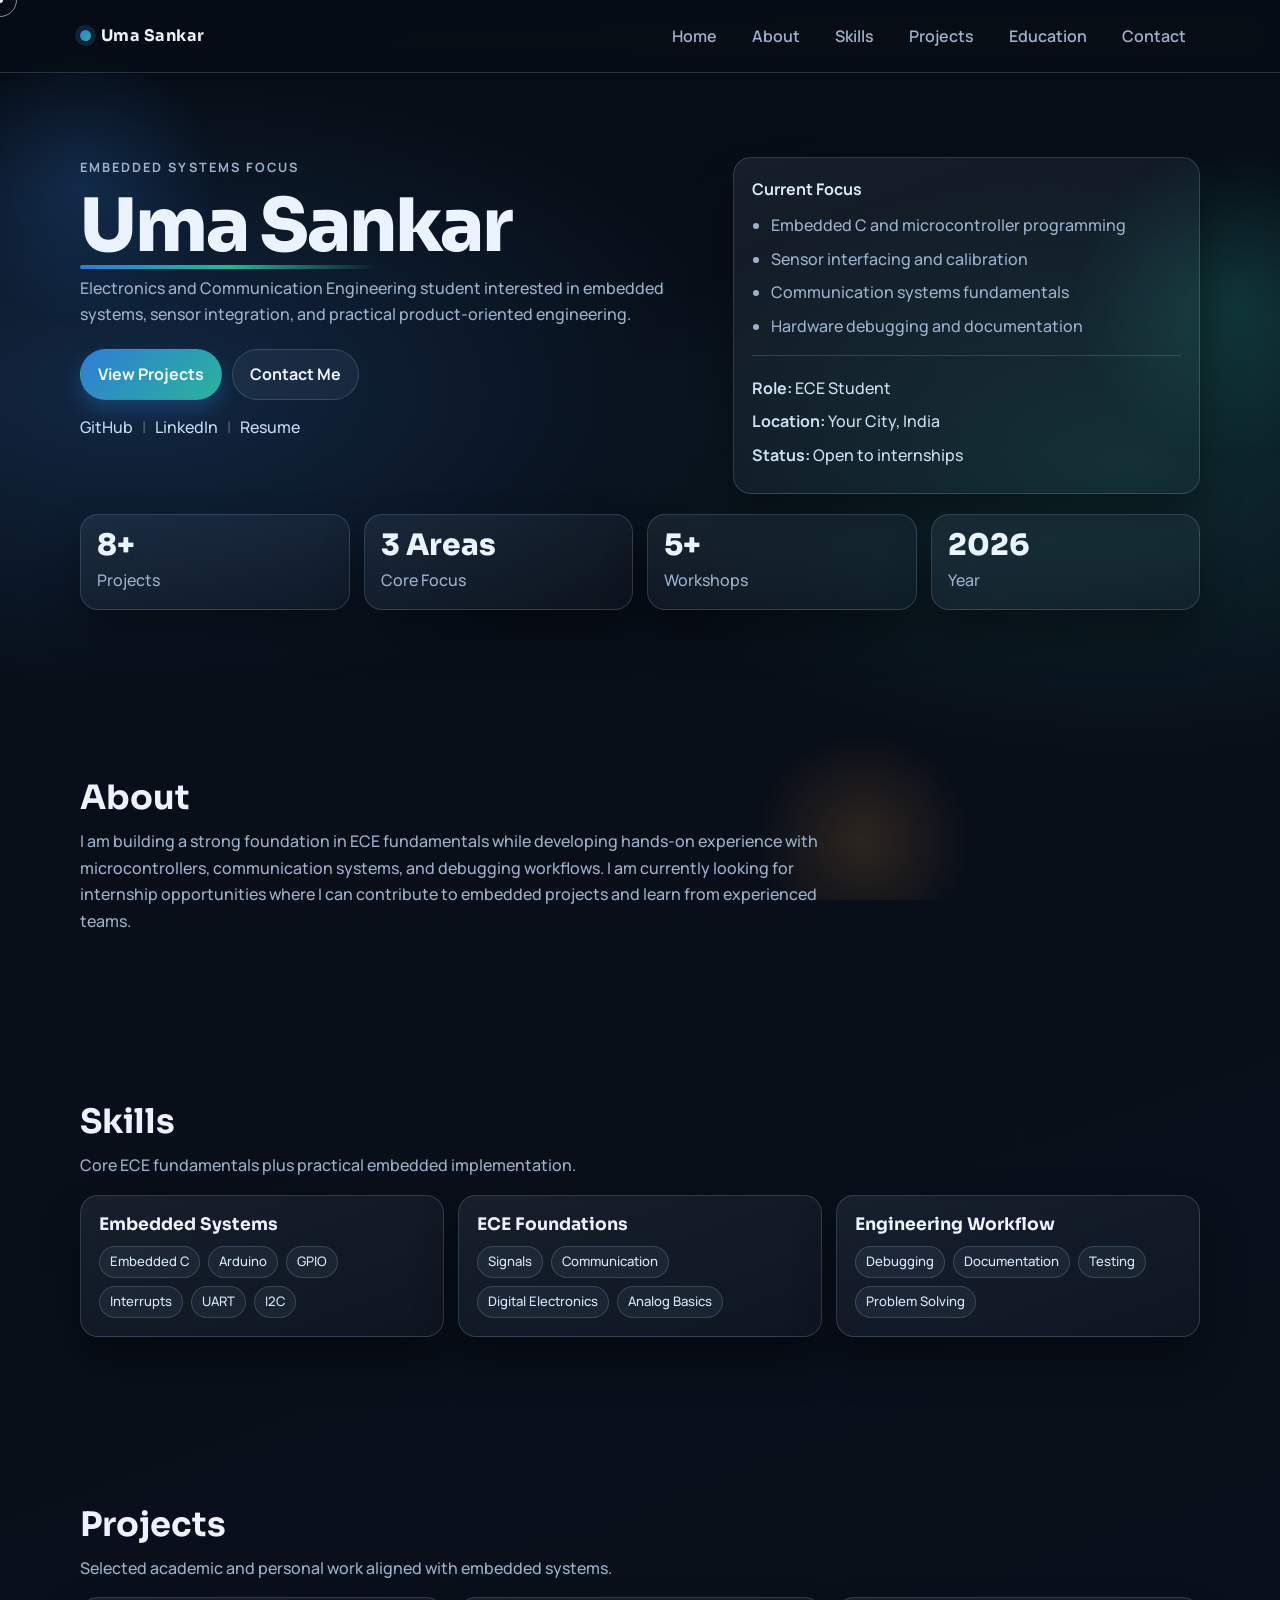
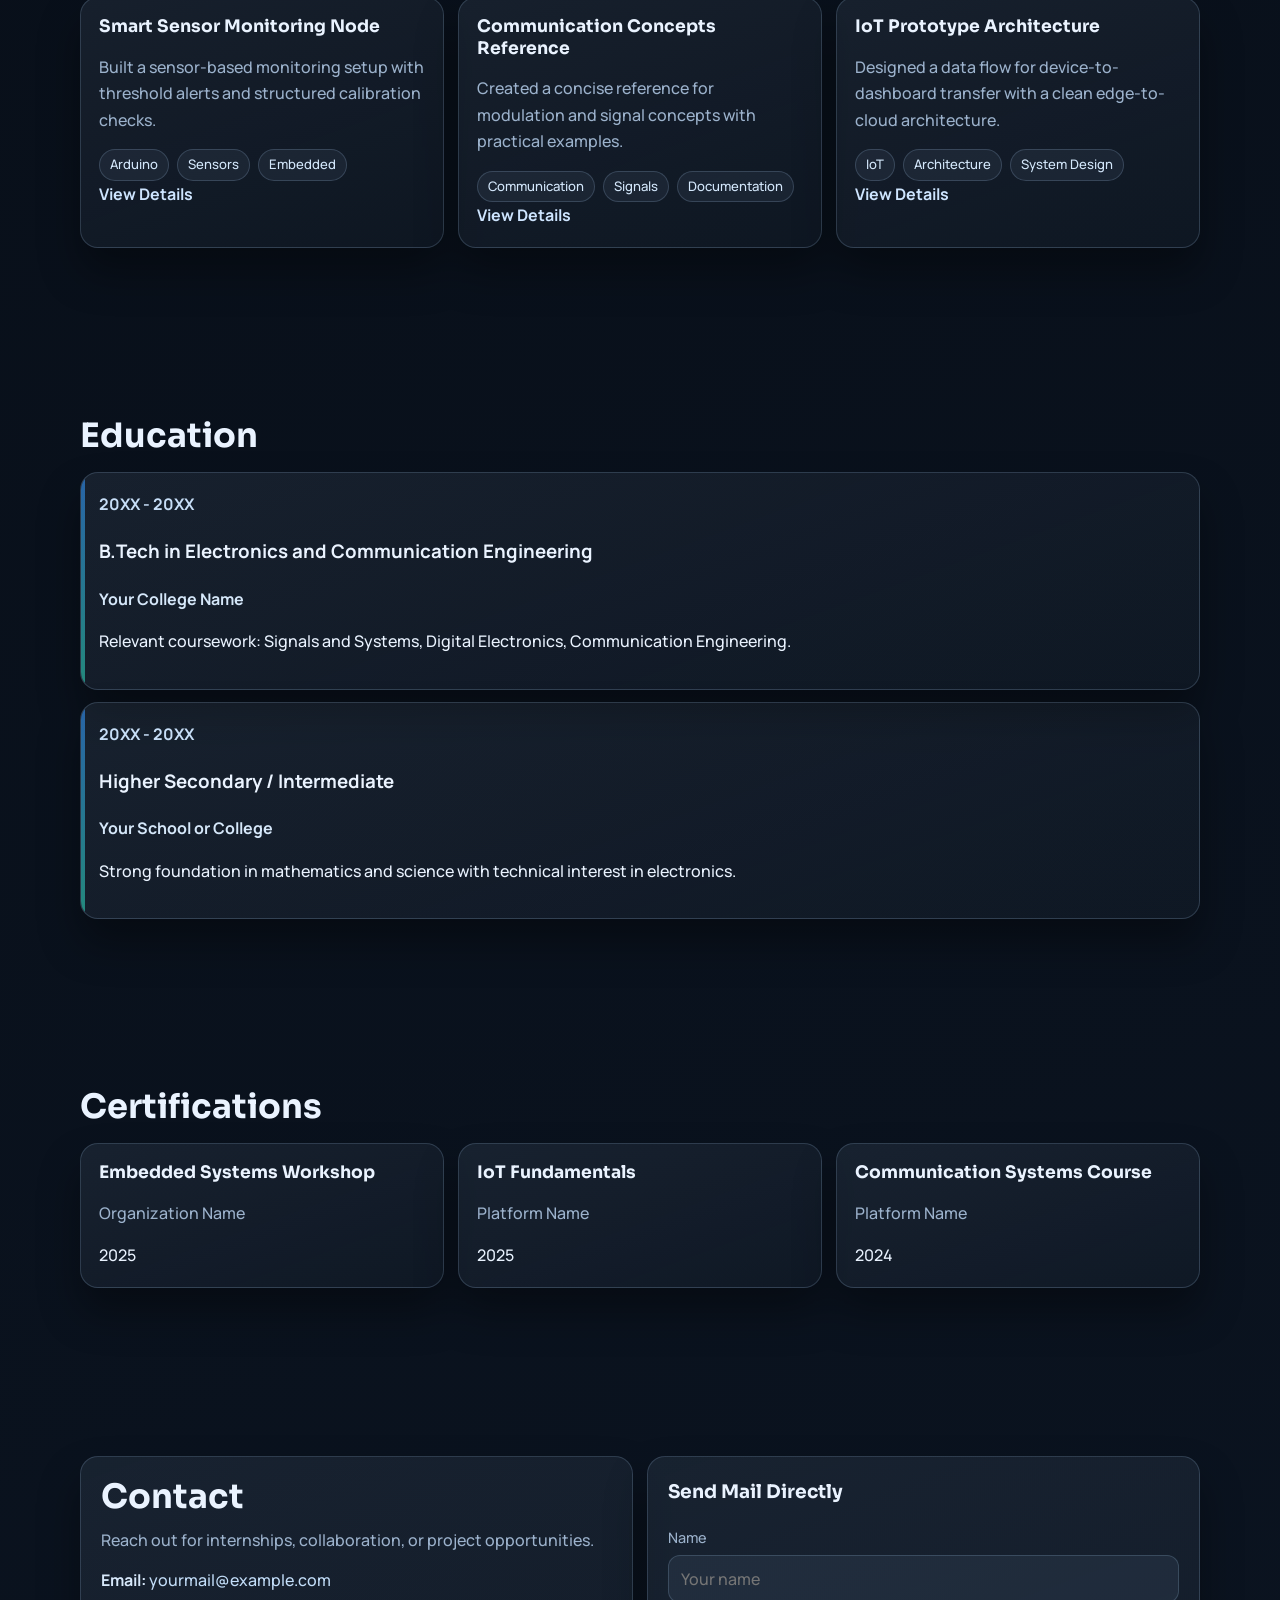
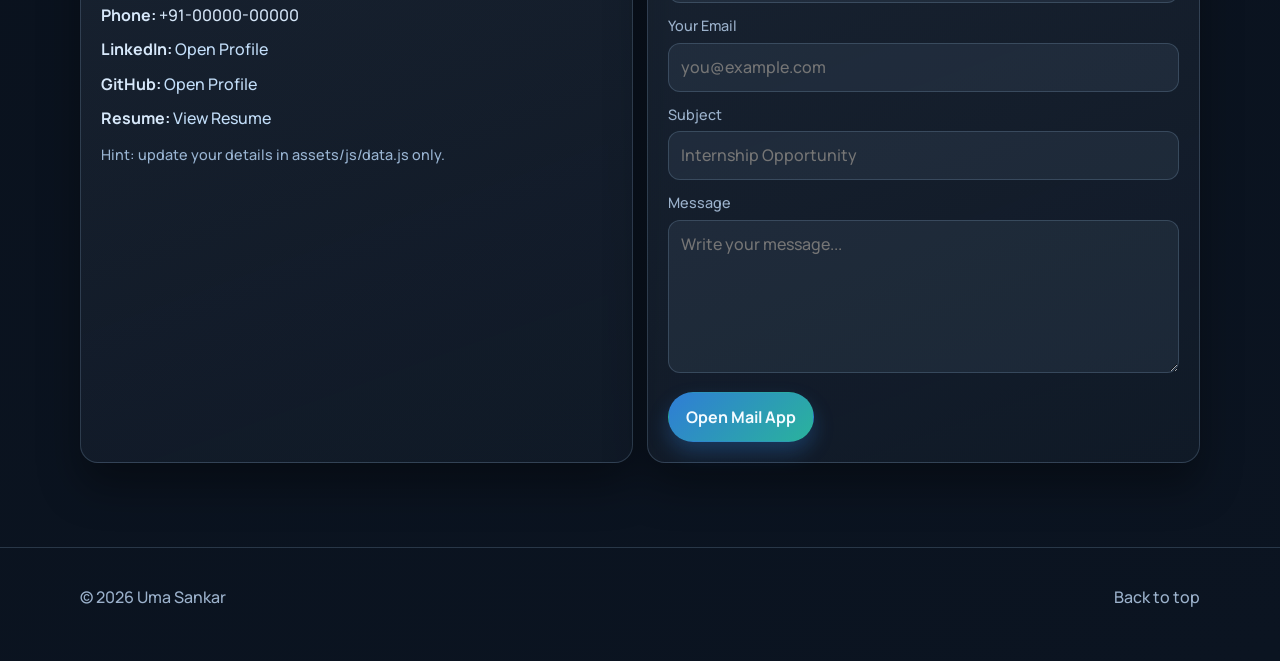
<file: index.html>
<!doctype html>
<html lang="en">
<head>
  <meta charset="utf-8" />
  <meta name="viewport" content="width=device-width, initial-scale=1" />
  <meta name="description" content="Uma Sankar - ECE student portfolio focused on embedded systems." />
  <title>Uma Sankar | Embedded Systems Portfolio</title>

  <link rel="preconnect" href="https://fonts.googleapis.com" />
  <link rel="preconnect" href="https://fonts.gstatic.com" crossorigin />
  <link href="https://fonts.googleapis.com/css2?family=Manrope:wght@400;600;700;800&family=Sora:wght@600;700&display=swap" rel="stylesheet" />
  <link rel="stylesheet" href="assets/css/main.css" />
</head>
<body>
  <div id="loader" class="loader" aria-live="polite" aria-label="Loading portfolio">
    <div id="loaderInner" class="loader-inner"></div>
  </div>

  <div class="bg-orbs" aria-hidden="true">
    <span class="orb orb-1"></span>
    <span class="orb orb-2"></span>
    <span class="orb orb-3"></span>
  </div>

  <div class="cursor-ring" id="cursorRing" aria-hidden="true"></div>
  <div class="cursor-dot" id="cursorDot" aria-hidden="true"></div>

  <a class="skip-link" href="#main">Skip to content</a>

  <header class="site-header" id="top">
    <div class="container header-inner">
      <a class="brand" href="#top">
        <span class="brand-mark" aria-hidden="true"></span>
        <span id="brandName">Uma Sankar</span>
      </a>

      <button class="menu-btn" id="menuBtn" aria-expanded="false" aria-controls="mainNav" aria-label="Toggle menu">
        <span></span>
        <span></span>
      </button>

      <nav class="nav" id="mainNav" aria-label="Main navigation"></nav>
    </div>
  </header>

  <main id="main">
    <section class="hero section" id="hero">
      <div class="container hero-grid">
        <div class="hero-copy reveal" data-reveal="up">
          <p class="eyebrow" id="heroEyebrow"></p>
          <h1 class="hero-title" id="heroName"></h1>
          <p class="hero-subtitle" id="heroSubtitle"></p>
          <div class="hero-cta">
            <a class="btn btn-primary" href="#projects">View Projects</a>
            <a class="btn btn-ghost" href="#contact">Contact Me</a>
          </div>
          <div class="social-row" id="socialRow"></div>
        </div>

        <aside class="hero-panel reveal" data-reveal="right">
          <p class="panel-title">Current Focus</p>
          <ul class="focus-list" id="focusList"></ul>
          <div class="hero-meta" id="heroMeta"></div>
        </aside>
      </div>

      <div class="container stats-grid" id="statsGrid"></div>
    </section>

    <section class="section" id="about">
      <div class="container reveal" data-reveal="up">
        <h2 class="section-title">About</h2>
        <p class="section-copy" id="aboutText"></p>
      </div>
    </section>

    <section class="section" id="skills">
      <div class="container">
        <div class="section-head reveal" data-reveal="up">
          <h2 class="section-title">Skills</h2>
          <p class="section-copy">Core ECE fundamentals plus practical embedded implementation.</p>
        </div>
        <div class="skills-grid" id="skillsGrid"></div>
      </div>
    </section>

    <section class="section" id="projects">
      <div class="container">
        <div class="section-head reveal" data-reveal="up">
          <h2 class="section-title">Projects</h2>
          <p class="section-copy">Selected academic and personal work aligned with embedded systems.</p>
        </div>
        <div class="projects-grid" id="projectsGrid"></div>
      </div>
    </section>

    <section class="section" id="education">
      <div class="container">
        <div class="section-head reveal" data-reveal="up">
          <h2 class="section-title">Education</h2>
        </div>
        <div class="timeline" id="educationTimeline"></div>
      </div>
    </section>

    <section class="section" id="certifications">
      <div class="container">
        <div class="section-head reveal" data-reveal="up">
          <h2 class="section-title">Certifications</h2>
        </div>
        <div class="cert-grid" id="certGrid"></div>
      </div>
    </section>

    <section class="section" id="contact">
      <div class="container contact-grid">
        <article class="contact-card reveal" data-reveal="left">
          <h2 class="section-title">Contact</h2>
          <p class="section-copy">Reach out for internships, collaboration, or project opportunities.</p>
          <ul class="contact-list" id="contactList"></ul>
          <p class="hint">Hint: update your details in assets/js/data.js only.</p>
        </article>

        <article class="contact-card reveal" data-reveal="right">
          <h3 class="form-title">Send Mail Directly</h3>
          <form id="contactForm">
            <label class="field">
              <span>Name</span>
              <input type="text" name="name" required placeholder="Your name" />
            </label>
            <label class="field">
              <span>Your Email</span>
              <input type="email" name="email" required placeholder="you@example.com" />
            </label>
            <label class="field">
              <span>Subject</span>
              <input type="text" name="subject" required placeholder="Internship Opportunity" />
            </label>
            <label class="field">
              <span>Message</span>
              <textarea name="message" rows="5" required placeholder="Write your message..."></textarea>
            </label>
            <button type="submit" class="btn btn-primary">Open Mail App</button>
          </form>
        </article>
      </div>
    </section>
  </main>

  <footer class="site-footer">
    <div class="container footer-inner">
      <p>© <span id="year"></span> <span id="footerName">Uma Sankar</span></p>
      <a href="#top">Back to top</a>
    </div>
  </footer>

  <script type="module" src="assets/js/app.js"></script>
</body>
</html>
</file>
<file: assets/css/main.css>
:root {
  --bg-900: #070d16;
  --bg-800: #0b1421;
  --surface: rgba(148, 177, 209, 0.08);
  --surface-strong: rgba(148, 177, 209, 0.14);
  --border: rgba(167, 199, 233, 0.2);
  --text: #eaf3ff;
  --muted: #9cb2cc;
  --brand: #2f7dd6;
  --brand-2: #2ab39c;
  --accent: #f2a045;

  --radius-sm: 12px;
  --radius-md: 18px;
  --radius-lg: 26px;
  --shadow: 0 24px 40px rgba(0, 0, 0, 0.35);
  --container: 1120px;

  --ease: 260ms cubic-bezier(0.2, 0.9, 0.3, 1);
  --ease-slow: 620ms cubic-bezier(0.16, 1, 0.3, 1);
}

* {
  box-sizing: border-box;
}

html {
  scroll-behavior: smooth;
}

body {
  margin: 0;
  color: var(--text);
  font: 500 16px/1.65 "Manrope", "Segoe UI", sans-serif;
  background:
    linear-gradient(160deg, var(--bg-900), var(--bg-800)),
    radial-gradient(900px 460px at 10% 10%, rgba(47, 125, 214, 0.22), transparent 68%),
    radial-gradient(760px 420px at 88% 12%, rgba(42, 179, 156, 0.16), transparent 70%);
  background-blend-mode: screen, normal, normal;
  overflow-x: clip;
  -ms-overflow-style: none;
  scrollbar-width: none;
}

body::-webkit-scrollbar {
  width: 0;
  height: 0;
}

body.cursor-active {
  cursor: none;
}

a,
button,
input,
textarea {
  font: inherit;
}

a {
  color: inherit;
  text-decoration: none;
}

.container {
  width: min(var(--container), calc(100% - 38px));
  margin-inline: auto;
}

.section {
  padding: 84px 0;
  position: relative;
}

.skip-link {
  position: absolute;
  left: -999px;
  top: 10px;
  z-index: 999;
  background: var(--text);
  color: var(--bg-900);
  border-radius: 10px;
  padding: 9px 12px;
}

.skip-link:focus {
  left: 12px;
}

.bg-orbs {
  position: fixed;
  inset: 0;
  pointer-events: none;
  z-index: -1;
  overflow: hidden;
}

.orb {
  position: absolute;
  display: block;
  border-radius: 50%;
  filter: blur(0.3px);
  opacity: 0.24;
  animation: float 14s ease-in-out infinite;
}

.orb-1 {
  width: 280px;
  height: 280px;
  left: -60px;
  top: 5%;
  background: radial-gradient(circle, rgba(47, 125, 214, 0.85), transparent 72%);
}

.orb-2 {
  width: 320px;
  height: 320px;
  right: -110px;
  top: 16%;
  background: radial-gradient(circle, rgba(42, 179, 156, 0.8), transparent 72%);
  animation-delay: -4s;
}

.orb-3 {
  width: 220px;
  height: 220px;
  right: 24%;
  bottom: -50px;
  background: radial-gradient(circle, rgba(242, 160, 69, 0.65), transparent 72%);
  animation-delay: -8s;
}

.site-header {
  position: sticky;
  top: 0;
  z-index: 40;
  backdrop-filter: blur(10px);
  background: rgba(7, 13, 22, 0.7);
  border-bottom: 1px solid var(--border);
}

.header-inner {
  min-height: 72px;
  display: flex;
  align-items: center;
  justify-content: space-between;
  gap: 14px;
}

.brand {
  display: inline-flex;
  align-items: center;
  gap: 10px;
  font-family: "Sora", "Segoe UI", sans-serif;
  font-weight: 700;
  letter-spacing: 0.03em;
}

.brand-mark {
  width: 11px;
  height: 11px;
  border-radius: 999px;
  background: linear-gradient(130deg, var(--brand), var(--brand-2));
  box-shadow: 0 0 0 5px rgba(47, 125, 214, 0.2);
}

.nav-list {
  list-style: none;
  margin: 0;
  padding: 0;
  display: flex;
  align-items: center;
  gap: 7px;
}

.nav-link {
  color: var(--muted);
  border-radius: 999px;
  padding: 7px 13px;
  border: 1px solid transparent;
  font-weight: 600;
  transition: all var(--ease);
}

.nav-link:hover {
  color: var(--text);
  border-color: var(--border);
  background: var(--surface);
}

.menu-btn {
  display: none;
  border: 1px solid var(--border);
  background: var(--surface);
  border-radius: 12px;
  padding: 9px 11px;
}

.menu-btn span {
  width: 16px;
  height: 2px;
  display: block;
  background: var(--text);
  border-radius: 2px;
}

.menu-btn span + span {
  margin-top: 4px;
}

.hero-grid {
  display: grid;
  grid-template-columns: 1.15fr 0.85fr;
  gap: 20px;
  align-items: start;
}

.eyebrow {
  margin: 0;
  color: var(--muted);
  font-size: 0.8rem;
  text-transform: uppercase;
  letter-spacing: 0.16em;
  font-weight: 700;
}

.hero-title {
  margin: 10px 0;
  font: 800 clamp(2.3rem, 7.4vw, 4.6rem)/1.04 "Sora", "Segoe UI", sans-serif;
  letter-spacing: -0.03em;
  position: relative;
}

.hero-title::after {
  content: "";
  position: absolute;
  left: 0;
  bottom: -4px;
  width: min(300px, 76%);
  height: 4px;
  border-radius: 100px;
  background: linear-gradient(90deg, var(--brand), var(--brand-2), transparent);
  animation: lineSweep 3.8s ease-in-out infinite;
}

.hero-subtitle {
  margin: 0;
  color: var(--muted);
  max-width: 62ch;
}

.hero-cta {
  margin-top: 22px;
  display: flex;
  flex-wrap: wrap;
  gap: 10px;
}

.btn {
  display: inline-flex;
  align-items: center;
  justify-content: center;
  gap: 8px;
  border-radius: 999px;
  border: 1px solid transparent;
  font-weight: 700;
  padding: 11px 17px;
  transition: transform var(--ease), box-shadow var(--ease), background var(--ease);
}

.btn:hover {
  transform: translateY(-2px);
}

.btn-primary {
  color: #f4fbff;
  background: linear-gradient(135deg, var(--brand), var(--brand-2));
  box-shadow: 0 10px 20px rgba(47, 125, 214, 0.3);
}

.btn-ghost {
  border-color: var(--border);
  color: var(--text);
  background: var(--surface);
}

.social-row {
  margin-top: 14px;
  color: var(--muted);
  display: inline-flex;
  flex-wrap: wrap;
  align-items: center;
  gap: 9px;
}

.social-link {
  color: #c2dbf6;
  transition: color var(--ease);
}

.social-link:hover {
  color: #f0f7ff;
}

.sep {
  opacity: 0.44;
}

.hero-panel,
.stat-card,
.skill-card,
.project-card,
.timeline-item,
.cert-card,
.contact-card {
  background: linear-gradient(160deg, rgba(148, 177, 209, 0.1), rgba(148, 177, 209, 0.04));
  border: 1px solid var(--border);
  border-radius: var(--radius-md);
  box-shadow: var(--shadow);
}

.hero-panel {
  padding: 18px;
}

.panel-title {
  margin: 0 0 10px;
  font-weight: 700;
  color: #d9e8f8;
}

.focus-list {
  margin: 0;
  padding-left: 19px;
}

.focus-list li {
  margin: 7px 0;
  color: var(--muted);
}

.hero-meta {
  margin-top: 16px;
  border-top: 1px solid var(--border);
  padding-top: 12px;
}

.hero-meta p {
  margin: 7px 0;
  color: #cde0f4;
}

.stats-grid {
  margin-top: 20px;
  display: grid;
  grid-template-columns: repeat(4, minmax(0, 1fr));
  gap: 14px;
}

.stat-card {
  padding: 16px;
}

.stat-value {
  margin: 0;
  font: 800 1.85rem/1 "Sora", "Segoe UI", sans-serif;
}

.stat-label {
  margin: 6px 0 0;
  color: var(--muted);
}

.section-head {
  margin-bottom: 16px;
}

.section-title {
  margin: 0;
  font: 700 clamp(1.5rem, 3vw, 2.1rem)/1.2 "Sora", "Segoe UI", sans-serif;
}

.section-copy {
  margin: 10px 0 0;
  color: var(--muted);
  max-width: 76ch;
}

.skills-grid,
.projects-grid,
.cert-grid {
  display: grid;
  gap: 14px;
}

.skills-grid {
  grid-template-columns: repeat(3, minmax(0, 1fr));
}

.projects-grid {
  grid-template-columns: repeat(3, minmax(0, 1fr));
}

.cert-grid {
  grid-template-columns: repeat(3, minmax(0, 1fr));
}

.skill-card,
.project-card,
.cert-card {
  padding: 18px;
  transition: transform var(--ease), border-color var(--ease), background var(--ease);
}

.skill-card:hover,
.project-card:hover,
.cert-card:hover {
  transform: translateY(-4px);
  border-color: rgba(185, 215, 247, 0.42);
}

.skill-card h3,
.project-card h3,
.cert-card h3 {
  margin: 0;
  font: 700 1.08rem/1.25 "Sora", "Segoe UI", sans-serif;
}

.project-card p,
.cert-card p {
  color: var(--muted);
}

.project-card a {
  color: #cee5ff;
  font-weight: 700;
}

.chip-row {
  margin-top: 11px;
  display: flex;
  flex-wrap: wrap;
  gap: 8px;
}

.chip-row span {
  border-radius: 999px;
  border: 1px solid var(--border);
  padding: 4px 10px;
  font-size: 0.82rem;
  color: #d4e8fc;
  background: rgba(148, 177, 209, 0.08);
}

.timeline {
  display: grid;
  gap: 12px;
}

.timeline-item {
  padding: 18px;
  position: relative;
  overflow: hidden;
}

.timeline-item::after {
  content: "";
  position: absolute;
  left: 0;
  top: 0;
  width: 4px;
  height: 100%;
  background: linear-gradient(var(--brand), var(--brand-2));
  opacity: 0.72;
}

.timeline-item .period {
  margin: 0;
  color: #c7def7;
  font-weight: 700;
}

.timeline-item .inst {
  margin: 8px 0 0;
  color: #d5e7f9;
  font-weight: 700;
}

.contact-grid {
  display: grid;
  grid-template-columns: 1fr 1fr;
  gap: 14px;
}

.contact-card {
  padding: 20px;
}

.contact-list {
  margin: 14px 0 0;
  padding: 0;
  list-style: none;
}

.contact-list li {
  margin: 8px 0;
  color: #d7e8fa;
}

.contact-list a {
  color: #c3def9;
}

.hint {
  margin: 12px 0 0;
  color: #9ab5d3;
  font-size: 0.9rem;
}

.form-title {
  margin-top: 0;
  font-family: "Sora", "Segoe UI", sans-serif;
}

.field {
  display: block;
  margin-bottom: 11px;
}

.field span {
  display: block;
  margin-bottom: 5px;
  color: var(--muted);
  font-size: 0.9rem;
}

.field input,
.field textarea {
  width: 100%;
  border: 1px solid var(--border);
  border-radius: var(--radius-sm);
  background: rgba(148, 177, 209, 0.09);
  color: var(--text);
  padding: 10px 12px;
  outline: none;
}

.field input:focus,
.field textarea:focus {
  border-color: rgba(177, 210, 243, 0.55);
  box-shadow: 0 0 0 4px rgba(47, 125, 214, 0.18);
}

.site-footer {
  border-top: 1px solid var(--border);
  padding: 20px 0 34px;
}

.footer-inner {
  display: flex;
  justify-content: space-between;
  align-items: center;
  gap: 10px;
  color: var(--muted);
  flex-wrap: wrap;
}

.loader {
  position: fixed;
  inset: 0;
  z-index: 100;
  display: grid;
  place-items: center;
  background: linear-gradient(160deg, #040912, #0b1522);
  transition: opacity var(--ease-slow), visibility var(--ease-slow);
}

.loader.hide {
  opacity: 0;
  visibility: hidden;
  pointer-events: none;
}

.name-loader {
  margin: 0;
  font: 700 clamp(1.8rem, 6vw, 4rem)/1.1 "Sora", "Segoe UI", sans-serif;
  letter-spacing: 0.06em;
  color: transparent;
  background: linear-gradient(90deg, #8bc2f5, #d9ecff, #7ec2b4);
  background-size: 220% 100%;
  -webkit-background-clip: text;
  background-clip: text;
  animation: shimmer 1.8s linear infinite;
}

.pulse-loader {
  display: inline-flex;
  gap: 8px;
}

.pulse-loader span {
  width: 10px;
  height: 10px;
  border-radius: 50%;
  background: #b8d6f4;
  animation: pulse 0.9s ease-in-out infinite;
}

.pulse-loader span:nth-child(2) {
  animation-delay: 0.12s;
}

.pulse-loader span:nth-child(3) {
  animation-delay: 0.24s;
}

.cursor-ring,
.cursor-dot {
  position: fixed;
  top: 0;
  left: 0;
  pointer-events: none;
  z-index: 90;
  opacity: 0;
  transition: opacity var(--ease);
}

.cursor-ring {
  width: 34px;
  height: 34px;
  margin-left: -17px;
  margin-top: -17px;
  border: 1.5px solid rgba(186, 216, 247, 0.65);
  border-radius: 50%;
  mix-blend-mode: screen;
}

.cursor-dot {
  width: 6px;
  height: 6px;
  margin-left: -3px;
  margin-top: -3px;
  border-radius: 50%;
  background: #e7f3ff;
}

body.cursor-active .cursor-ring,
body.cursor-active .cursor-dot {
  opacity: 1;
}

.cursor-grow {
  transform: scale(1.6) !important;
  border-color: rgba(242, 160, 69, 0.9);
}

.reveal {
  opacity: 0;
  transform: translateY(26px);
  transition: opacity var(--ease-slow), transform var(--ease-slow);
  transition-delay: var(--delay, 0ms);
}

.reveal[data-reveal="left"] {
  transform: translateX(-30px);
}

.reveal[data-reveal="right"] {
  transform: translateX(30px);
}

.reveal.show {
  opacity: 1;
  transform: translate(0, 0);
}

@keyframes float {
  0%,
  100% {
    transform: translateY(0) translateX(0);
  }
  50% {
    transform: translateY(-18px) translateX(8px);
  }
}

@keyframes lineSweep {
  0%,
  100% {
    transform: scaleX(0.38);
    transform-origin: left;
    opacity: 0.7;
  }
  50% {
    transform: scaleX(1);
    transform-origin: left;
    opacity: 1;
  }
}

@keyframes shimmer {
  0% {
    background-position: 0 0;
  }
  100% {
    background-position: 220% 0;
  }
}

@keyframes pulse {
  0%,
  100% {
    transform: scale(0.75);
    opacity: 0.5;
  }
  50% {
    transform: scale(1.2);
    opacity: 1;
  }
}

@media (max-width: 1050px) {
  .hero-grid,
  .skills-grid,
  .projects-grid,
  .cert-grid,
  .contact-grid {
    grid-template-columns: 1fr 1fr;
  }

  .stats-grid {
    grid-template-columns: repeat(2, minmax(0, 1fr));
  }
}

@media (max-width: 820px) {
  .section {
    padding: 70px 0;
  }

  .hero-grid,
  .skills-grid,
  .projects-grid,
  .cert-grid,
  .contact-grid {
    grid-template-columns: 1fr;
  }

  .menu-btn {
    display: inline-block;
  }

  .nav {
    position: absolute;
    right: 16px;
    top: 62px;
    min-width: 220px;
    padding: 12px;
    border: 1px solid var(--border);
    border-radius: var(--radius-sm);
    background: rgba(7, 13, 22, 0.92);
    box-shadow: var(--shadow);
    opacity: 0;
    pointer-events: none;
    transform: translateY(-8px);
    transition: all var(--ease);
  }

  .nav.open {
    opacity: 1;
    pointer-events: auto;
    transform: translateY(0);
  }

  .nav-list {
    flex-direction: column;
    align-items: stretch;
    gap: 5px;
  }

  .nav-link {
    display: block;
  }
}

@media (prefers-reduced-motion: reduce) {
  *,
  *::before,
  *::after {
    animation: none !important;
    transition: none !important;
    scroll-behavior: auto !important;
  }

  .reveal {
    opacity: 1;
    transform: none;
  }
}
</file>
